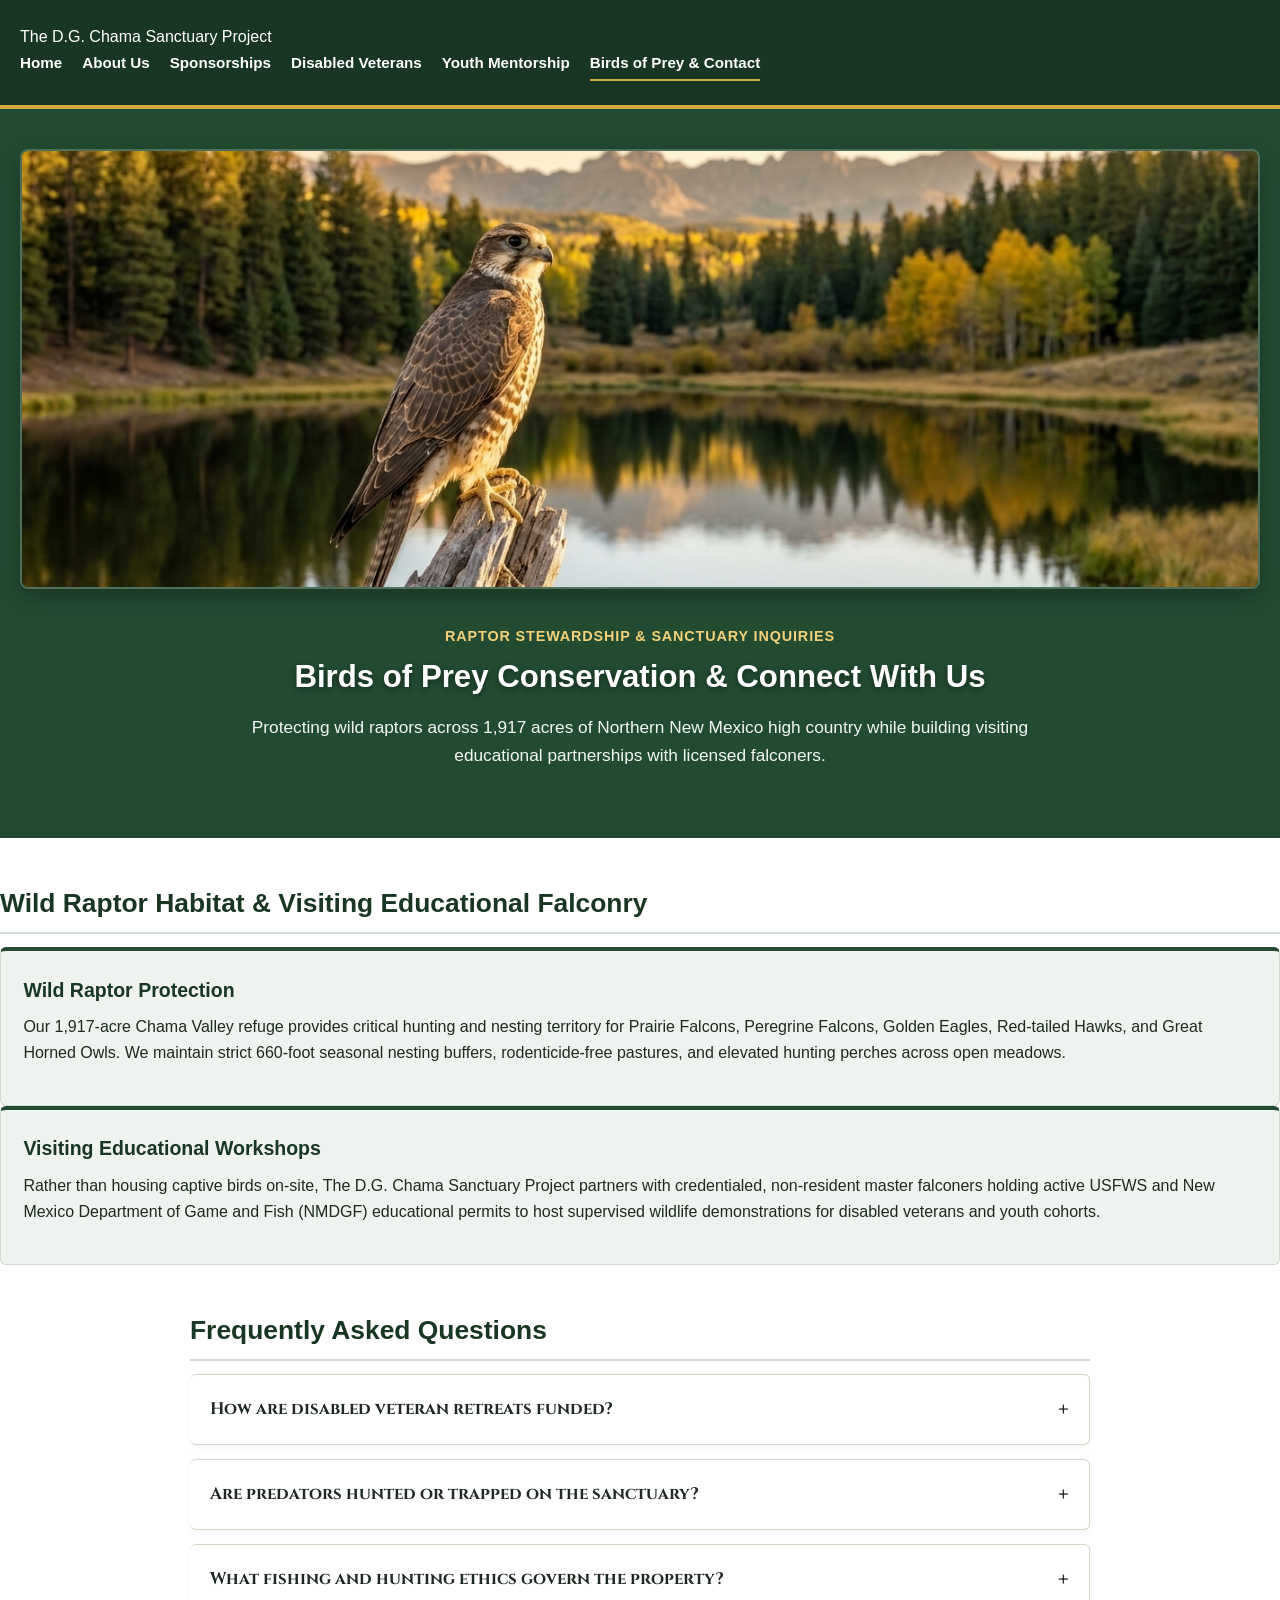
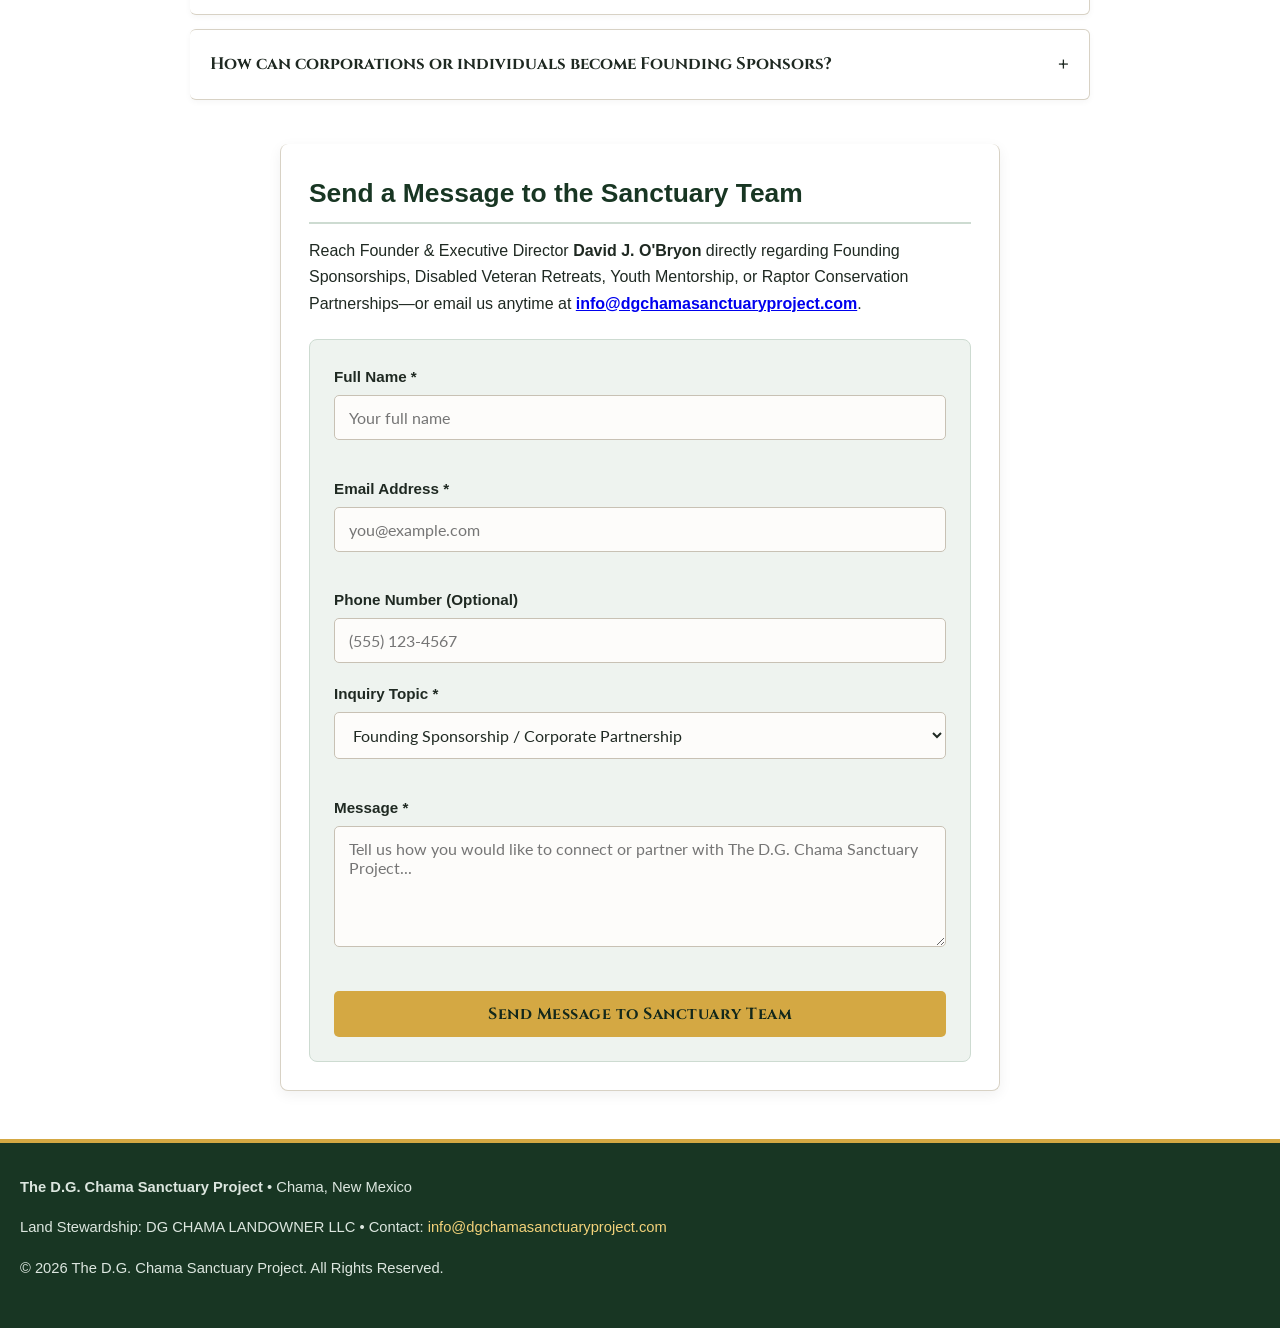
<file: raptors-contact.html>
<!DOCTYPE html>
<html lang="en">
<head>
  <meta charset="UTF-8" />
  <meta name="viewport" content="width=device-width, initial-scale=1.0" />
  <title>Birds of Prey &amp; Contact | The D.G. Chama Sanctuary Project</title>
  <link href="https://fonts.googleapis.com/css2?family=Cinzel:wght@600;700&family=Lato:wght@400;700&display=swap" rel="stylesheet" />
  <link rel="stylesheet" href="style.css" />
  <style>
    .faq-wrap { max-width: 900px; margin: 0 auto; }
    details.faq-item {
      background: var(--white);
      border: 1px solid #d8d2c5;
      border-left: 5px solid var(--gold);
      border-radius: 6px;
      margin-bottom: 14px;
      padding: 16px 20px;
      box-shadow: 0 2px 6px rgba(0,0,0,0.04);
    }
    details.faq-item summary {
      font-family: 'Cinzel', Georgia, serif;
      font-weight: 700;
      font-size: 1.05rem;
      color: var(--forest);
      cursor: pointer;
      list-style: none;
      display: flex;
      justify-content: space-between;
      align-items: center;
    }
    details.faq-item summary::-webkit-details-marker { display: none; }
    details.faq-item summary::after {
      content: "+";
      font-size: 1.4rem;
      color: var(--gold);
      font-weight: 700;
      margin-left: 12px;
    }
    details.faq-item[open] summary::after { content: "−"; }
    details.faq-item p { margin: 12px 0 0; color: var(--text); line-height: 1.65; }

    .contact-form-card {
      max-width: 720px;
      margin: 0 auto;
      background: var(--white);
      border: 1px solid #d8d2c5;
      border-top: 5px solid var(--forest);
      border-radius: 8px;
      padding: 28px;
      box-shadow: 0 4px 14px rgba(0,0,0,0.06);
    }
    .form-group { margin-bottom: 18px; }
    .form-group label {
      display: block;
      font-weight: 700;
      color: var(--forest);
      margin-bottom: 6px;
      font-size: 0.95rem;
    }
    .form-group input,
    .form-group select,
    .form-group textarea {
      width: 100%;
      padding: 12px 14px;
      border: 1px solid #c8c1b4;
      border-radius: 5px;
      font-family: 'Lato', sans-serif;
      font-size: 1rem;
      color: var(--text);
      background: #fdfcfa;
      box-sizing: border-box;
    }
    .form-group input:focus,
    .form-group select:focus,
    .form-group textarea:focus {
      outline: none;
      border-color: var(--forest);
      background: #ffffff;
    }
    .btn-submit {
      display: inline-block;
      width: 100%;
      background: var(--forest);
      color: #ffffff;
      font-family: 'Cinzel', Georgia, serif;
      font-weight: 700;
      font-size: 1.05rem;
      letter-spacing: 0.5px;
      padding: 14px 24px;
      border: 2px solid var(--gold);
      border-radius: 5px;
      cursor: pointer;
      transition: background 0.2s ease;
    }
    .btn-submit:hover { background: #143322; }
  </style>
</head>
<body>
  <header class="site-header">
    <div class="container nav-wrap">
      <a href="index.html" class="brand">The D.G. Chama Sanctuary Project</a>
      <nav class="main-nav">
        <a href="index.html">Home</a>
        <a href="about.html">About Us</a>
        <a href="sponsorship.html">Sponsorships</a>
        <a href="veterans.html">Disabled Veterans</a>
        <a href="youth.html">Youth Mentorship</a>
        <a href="raptors-contact.html" class="active">Birds of Prey &amp; Contact</a>
      </nav>
    </div>
  </header>

  <section class="hero">
    <div class="container">
      <img src="images/hero-raptors.jpg" alt="Wild Prairie Falcon perched over a mountain pond at sunrise in Chama, New Mexico" class="hero-photo" />
      <p class="eyebrow">Raptor Stewardship &amp; Sanctuary Inquiries</p>
      <h1>Birds of Prey Conservation &amp; Connect With Us</h1>
      <p class="lead">Protecting wild raptors across 1,917 acres of Northern New Mexico high country while building visiting educational partnerships with licensed falconers.</p>
    </div>
  </section>

  <section class="section">
    <div class="container">
      <h2>Wild Raptor Habitat &amp; Visiting Educational Falconry</h2>
      <div class="grid-2">
        <div class="card">
          <h3>Wild Raptor Protection</h3>
          <p>Our 1,917-acre Chama Valley refuge provides critical hunting and nesting territory for Prairie Falcons, Peregrine Falcons, Golden Eagles, Red-tailed Hawks, and Great Horned Owls. We maintain strict 660-foot seasonal nesting buffers, rodenticide-free pastures, and elevated hunting perches across open meadows.</p>
        </div>
        <div class="card">
          <h3>Visiting Educational Workshops</h3>
          <p>Rather than housing captive birds on-site, The D.G. Chama Sanctuary Project partners with credentialed, non-resident master falconers holding active USFWS and New Mexico Department of Game and Fish (NMDGF) educational permits to host supervised wildlife demonstrations for disabled veterans and youth cohorts.</p>
        </div>
      </div>
    </div>
  </section>

  <section class="section alt-bg">
    <div class="container faq-wrap">
      <h2>Frequently Asked Questions</h2>

      <details class="faq-item">
        <summary>How are disabled veteran retreats funded?</summary>
        <p>Disabled veteran cohorts are funded through Founding Corporate Sponsorships, individual tax-deductible donations, and veteran adaptive outdoor grants—allowing veterans to attend cabin retreats, guided fishing, and mentored hunts at zero or nominal personal cost.</p>
      </details>

      <details class="faq-item">
        <summary>Are predators hunted or trapped on the sanctuary?</summary>
        <p>No. Hunting, snaring, or recreational trapping of bears, mountain lions, coyotes, bobcats, or foxes is strictly prohibited across all 1,917 acres. Staff and guests carry EPA-registered bear spray as the primary first line of defense, and any habituated nuisance wildlife is managed exclusively through non-lethal live capture and relocation by the New Mexico Department of Game and Fish (NMDGF).</p>
      </details>

      <details class="faq-item">
        <summary>What fishing and hunting ethics govern the property?</summary>
        <p>All sanctuary trout waters are barbless, catch-and-release only with sanitized on-site waders to prevent Whirling Disease. Big-game wildlife management hunts are strictly non-motorized, fair-chase, walk-in only, and use 100% lead-free solid copper ammunition.</p>
      </details>

      <details class="faq-item">
        <summary>How can corporations or individuals become Founding Sponsors?</summary>
        <p>Organizations and individuals can support our mission through Trailhead ($2,500), Steward ($10,000), Conservation Patron ($25,000+), or Corporate Cabin Naming Rights ($50,000) sponsorships. Use the contact form below or email info@dgchamasanctuaryproject.com to request our Sponsorship Prospectus.</p>
      </details>
    </div>
  </section>

  <section class="section" id="contact">
    <div class="container">
      <div class="contact-form-card">
        <h2 style="margin-top:0;">Send a Message to the Sanctuary Team</h2>
        <p style="margin-bottom:22px;">Reach Founder &amp; Executive Director <strong>David J. O'Bryon</strong> directly regarding Founding Sponsorships, Disabled Veteran Retreats, Youth Mentorship, or Raptor Conservation Partnerships—or email us anytime at <a href="mailto:info@dgchamasanctuaryproject.com"><strong>info@dgchamasanctuaryproject.com</strong></a>.</p>

        <form action="https://formspree.io/f/mjywleak" method="POST">
          <input type="text" name="_gotcha" style="display:none" />
          <input type="hidden" name="_subject" value="New Inquiry — The D.G. Chama Sanctuary Project" />

          <div class="form-group">
            <label for="name">Full Name *</label>
            <input type="text" id="name" name="name" placeholder="Your full name" required />
          </div>

          <div class="form-group">
            <label for="email">Email Address *</label>
            <input type="email" id="email" name="email" placeholder="you@example.com" required />
          </div>

          <div class="form-group">
            <label for="phone">Phone Number (Optional)</label>
            <input type="tel" id="phone" name="phone" placeholder="(555) 123-4567" />
          </div>

          <div class="form-group">
            <label for="topic">Inquiry Topic *</label>
            <select id="topic" name="topic" required>
              <option value="Founding Sponsorship / Corporate Partnership">Founding Sponsorship / Corporate Partnership</option>
              <option value="Disabled Veteran Retreat Program">Disabled Veteran Retreat Program</option>
              <option value="Single-Parent &amp; Youth Mentorship">Single-Parent &amp; Youth Mentorship</option>
              <option value="Birds of Prey &amp; Conservation Partnership">Birds of Prey &amp; Conservation Partnership</option>
              <option value="General Sanctuary Inquiry">General Sanctuary Inquiry</option>
            </select>
          </div>

          <div class="form-group">
            <label for="message">Message *</label>
            <textarea id="message" name="message" rows="5" placeholder="Tell us how you would like to connect or partner with The D.G. Chama Sanctuary Project..." required></textarea>
          </div>

          <button type="submit" class="btn-submit">Send Message to Sanctuary Team</button>
        </form>
      </div>
    </div>
  </section>

  <footer class="site-footer">
    <div class="container">
      <p><strong>The D.G. Chama Sanctuary Project</strong> • Chama, New Mexico</p>
      <p>Land Stewardship: DG CHAMA LANDOWNER LLC • Contact: <a href="mailto:info@dgchamasanctuaryproject.com">info@dgchamasanctuaryproject.com</a></p>
      <p>&copy; 2026 The D.G. Chama Sanctuary Project. All Rights Reserved.</p>
    </div>
  </footer>
</body>
</html>
</file>
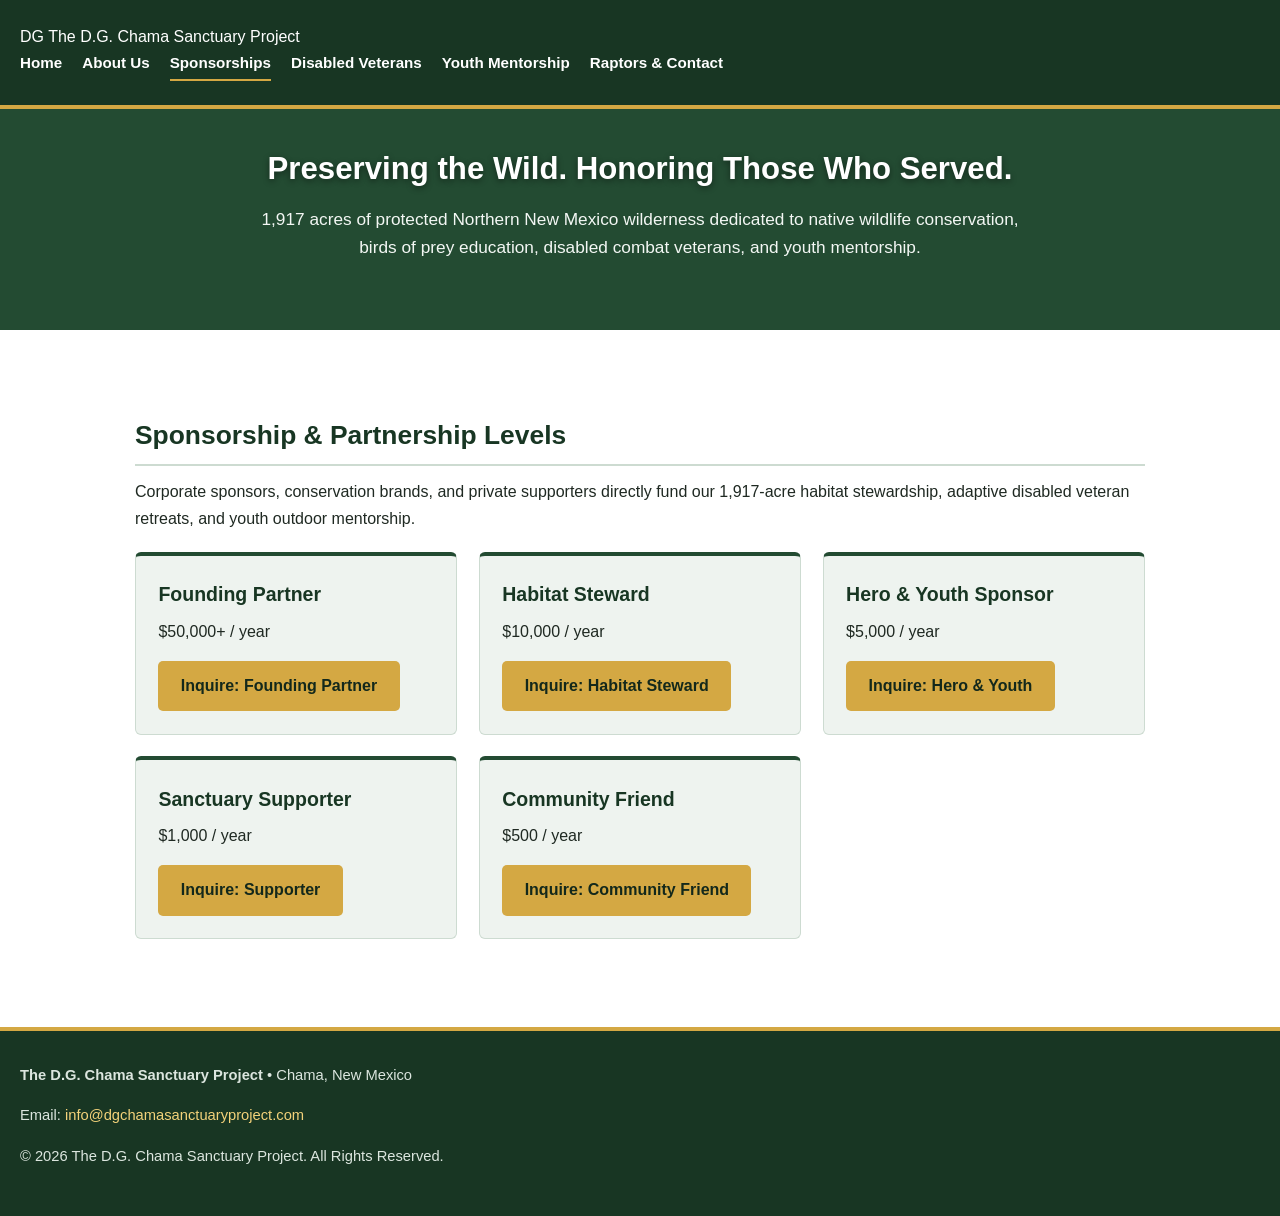
<file: sponsorship.html>
<!DOCTYPE html>
<html lang="en">
<head>
  <meta charset="UTF-8" />
  <meta name="viewport" content="width=device-width, initial-scale=1.0" />
  <title>Sponsorship Opportunities | The D.G. Chama Sanctuary Project</title>
  <link rel="stylesheet" href="style.css" />
</head>
<body>
  <header>
    <div class="container nav-bar">
      <a href="index.html" class="brand">
        <span class="brand-badge">DG</span>
        <span>The D.G. Chama Sanctuary Project</span>
      </a>
      <nav>
        <a href="index.html">Home</a>
        <a href="about.html">About Us</a>
        <a href="sponsorship.html" class="active">Sponsorships</a>
        <a href="veterans.html">Disabled Veterans</a>
        <a href="youth.html">Youth Mentorship</a>
        <a href="raptors-contact.html">Raptors &amp; Contact</a>
      </nav>
    </div>
  </header>

  <section class="hero">
    <div class="container">
      <h1>Preserving the Wild. Honoring Those Who Served.</h1>
      <p>1,917 acres of protected Northern New Mexico wilderness dedicated to native wildlife conservation, birds of prey education, disabled combat veterans, and youth mentorship.</p>
    </div>
  </section>

  <main class="container section">
    <div class="section-header">
      <h2>Sponsorship &amp; Partnership Levels</h2>
      <p>Corporate sponsors, conservation brands, and private supporters directly fund our 1,917-acre habitat stewardship, adaptive disabled veteran retreats, and youth outdoor mentorship.</p>
    </div>

    <div class="grid">
      <article class="card">
        <h3>Founding Partner</h3>
        <p class="price">$50,000+ / year</p>
        <a href="raptors-contact.html" class="btn btn-gold">Inquire: Founding Partner</a>
      </article>

      <article class="card">
        <h3>Habitat Steward</h3>
        <p class="price">$10,000 / year</p>
        <a href="raptors-contact.html" class="btn btn-gold">Inquire: Habitat Steward</a>
      </article>

      <article class="card">
        <h3>Hero &amp; Youth Sponsor</h3>
        <p class="price">$5,000 / year</p>
        <a href="raptors-contact.html" class="btn btn-gold">Inquire: Hero &amp; Youth</a>
      </article>

      <article class="card">
        <h3>Sanctuary Supporter</h3>
        <p class="price">$1,000 / year</p>
        <a href="raptors-contact.html" class="btn btn-gold">Inquire: Supporter</a>
      </article>

      <article class="card">
        <h3>Community Friend</h3>
        <p class="price">$500 / year</p>
        <a href="raptors-contact.html" class="btn btn-gold">Inquire: Community Friend</a>
      </article>
    </div>
  </main>

  <footer>
    <div class="container">
      <p><strong>The D.G. Chama Sanctuary Project</strong> &bull; Chama, New Mexico</p>
      <p>Email: <a href="mailto:info@dgchamasanctuaryproject.com">info@dgchamasanctuaryproject.com</a></p>
      <p>&copy; 2026 The D.G. Chama Sanctuary Project. All Rights Reserved.</p>
    </div>
  </footer>
</body>
</html>
</file>
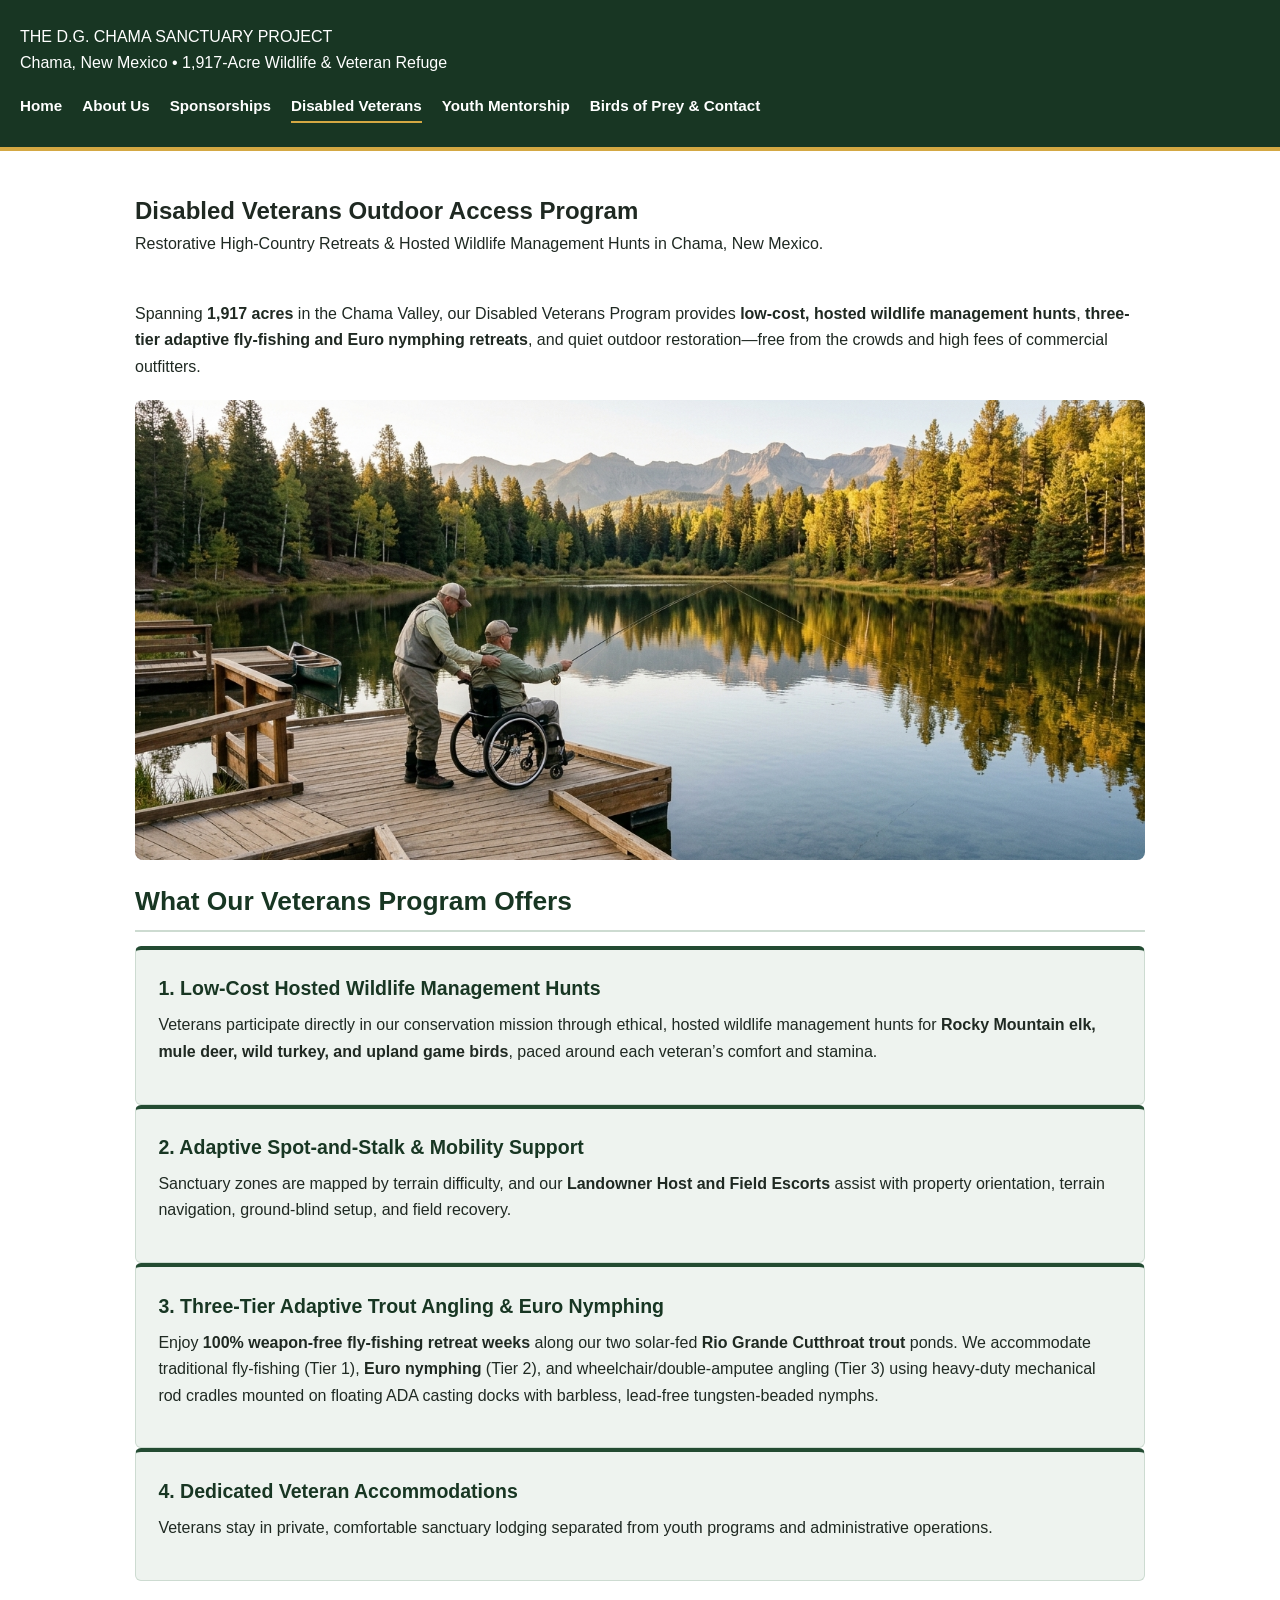
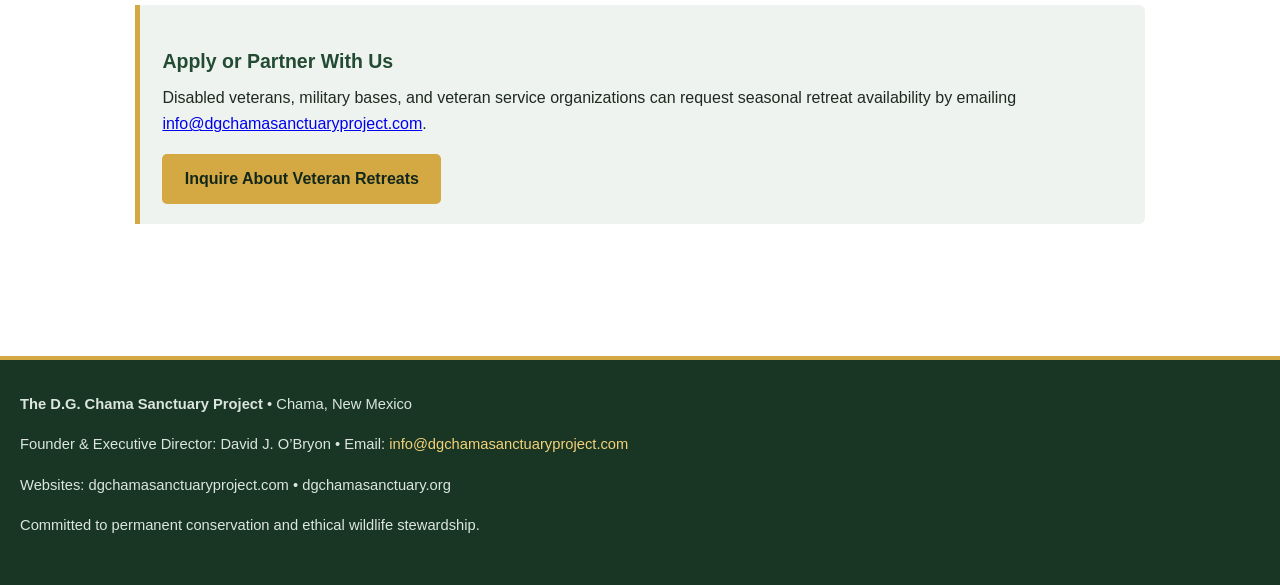
<file: veterans.html>
<!DOCTYPE html>
<html lang="en">
<head>
  <meta charset="UTF-8">
  <meta name="viewport" content="width=device-width, initial-scale=1.0">
  <title>Disabled Veterans Program | The D.G. Chama Sanctuary Project</title>
  <link rel="stylesheet" href="style.css">
</head>
<body>
<header class="site-header">
  <div class="container">
    <div class="brand">
      <a href="index.html">THE D.G. CHAMA SANCTUARY PROJECT</a>
      <p class="tagline">Chama, New Mexico &bull; 1,917-Acre Wildlife &amp; Veteran Refuge</p>
    </div>
    <nav class="main-nav">
      <a href="index.html">Home</a>
      <a href="about.html">About Us</a>
      <a href="sponsorship.html">Sponsorships</a>
      <a href="veterans.html" class="active">Disabled Veterans</a>
      <a href="youth.html">Youth Mentorship</a>
      <a href="raptors-contact.html">Birds of Prey &amp; Contact</a>
    </nav>
  </div>
</header>
<main>
<section class="page-header">
  <div class="container">
    <h1>Disabled Veterans Outdoor Access Program</h1>
    <p class="lead">Restorative High-Country Retreats &amp; Hosted Wildlife Management Hunts in Chama, New Mexico.</p>
  </div>
</section>

<section class="section">
  <div class="container">
    <p>Spanning <strong>1,917 acres</strong> in the Chama Valley, our Disabled Veterans Program provides <strong>low-cost, hosted wildlife management hunts</strong>, <strong>three-tier adaptive fly-fishing and Euro nymphing retreats</strong>, and quiet outdoor restoration&mdash;free from the crowds and high fees of commercial outfitters.</p>
    <img src="images/hero-veterans.jpg" alt="Veterans fly-fishing from an accessible wooden dock on a calm mountain pond" style="width:100%; max-height:460px; object-fit:cover; border-radius:8px; margin:20px 0; display:block;">

    <h2>What Our Veterans Program Offers</h2>
    <div class="grid-2">
      <div class="card">
        <h3>1. Low-Cost Hosted Wildlife Management Hunts</h3>
        <p>Veterans participate directly in our conservation mission through ethical, hosted wildlife management hunts for <strong>Rocky Mountain elk, mule deer, wild turkey, and upland game birds</strong>, paced around each veteran&rsquo;s comfort and stamina.</p>
      </div>
      <div class="card">
        <h3>2. Adaptive Spot-and-Stalk &amp; Mobility Support</h3>
        <p>Sanctuary zones are mapped by terrain difficulty, and our <strong>Landowner Host and Field Escorts</strong> assist with property orientation, terrain navigation, ground-blind setup, and field recovery.</p>
      </div>
      <div class="card">
        <h3>3. Three-Tier Adaptive Trout Angling &amp; Euro Nymphing</h3>
        <p>Enjoy <strong>100% weapon-free fly-fishing retreat weeks</strong> along our two solar-fed <strong>Rio Grande Cutthroat trout</strong> ponds. We accommodate traditional fly-fishing (Tier 1), <strong>Euro nymphing</strong> (Tier 2), and wheelchair/double-amputee angling (Tier 3) using heavy-duty mechanical rod cradles mounted on floating ADA casting docks with barbless, lead-free tungsten-beaded nymphs.</p>
      </div>
      <div class="card">
        <h3>4. Dedicated Veteran Accommodations</h3>
        <p>Veterans stay in private, comfortable sanctuary lodging separated from youth programs and administrative operations.</p>
      </div>
    </div>

    <div class="callout">
      <h3>Apply or Partner With Us</h3>
      <p>Disabled veterans, military bases, and veteran service organizations can request seasonal retreat availability by emailing <a href="mailto:info@dgchamasanctuaryproject.com">info@dgchamasanctuaryproject.com</a>.</p>
      <a href="raptors-contact.html#contact" class="btn btn-primary">Inquire About Veteran Retreats</a>
    </div>
  </div>
</section>
</main>
<footer class="site-footer">
  <div class="container">
    <p><strong>The D.G. Chama Sanctuary Project</strong> &bull; Chama, New Mexico</p>
    <p>Founder &amp; Executive Director: David J. O&rsquo;Bryon &bull; Email: <a href="mailto:info@dgchamasanctuaryproject.com">info@dgchamasanctuaryproject.com</a></p>
    <p>Websites: dgchamasanctuaryproject.com &bull; dgchamasanctuary.org</p>
    <p class="copyright">Committed to permanent conservation and ethical wildlife stewardship.</p>
  </div>
</footer>
</body>
</html>
</file>
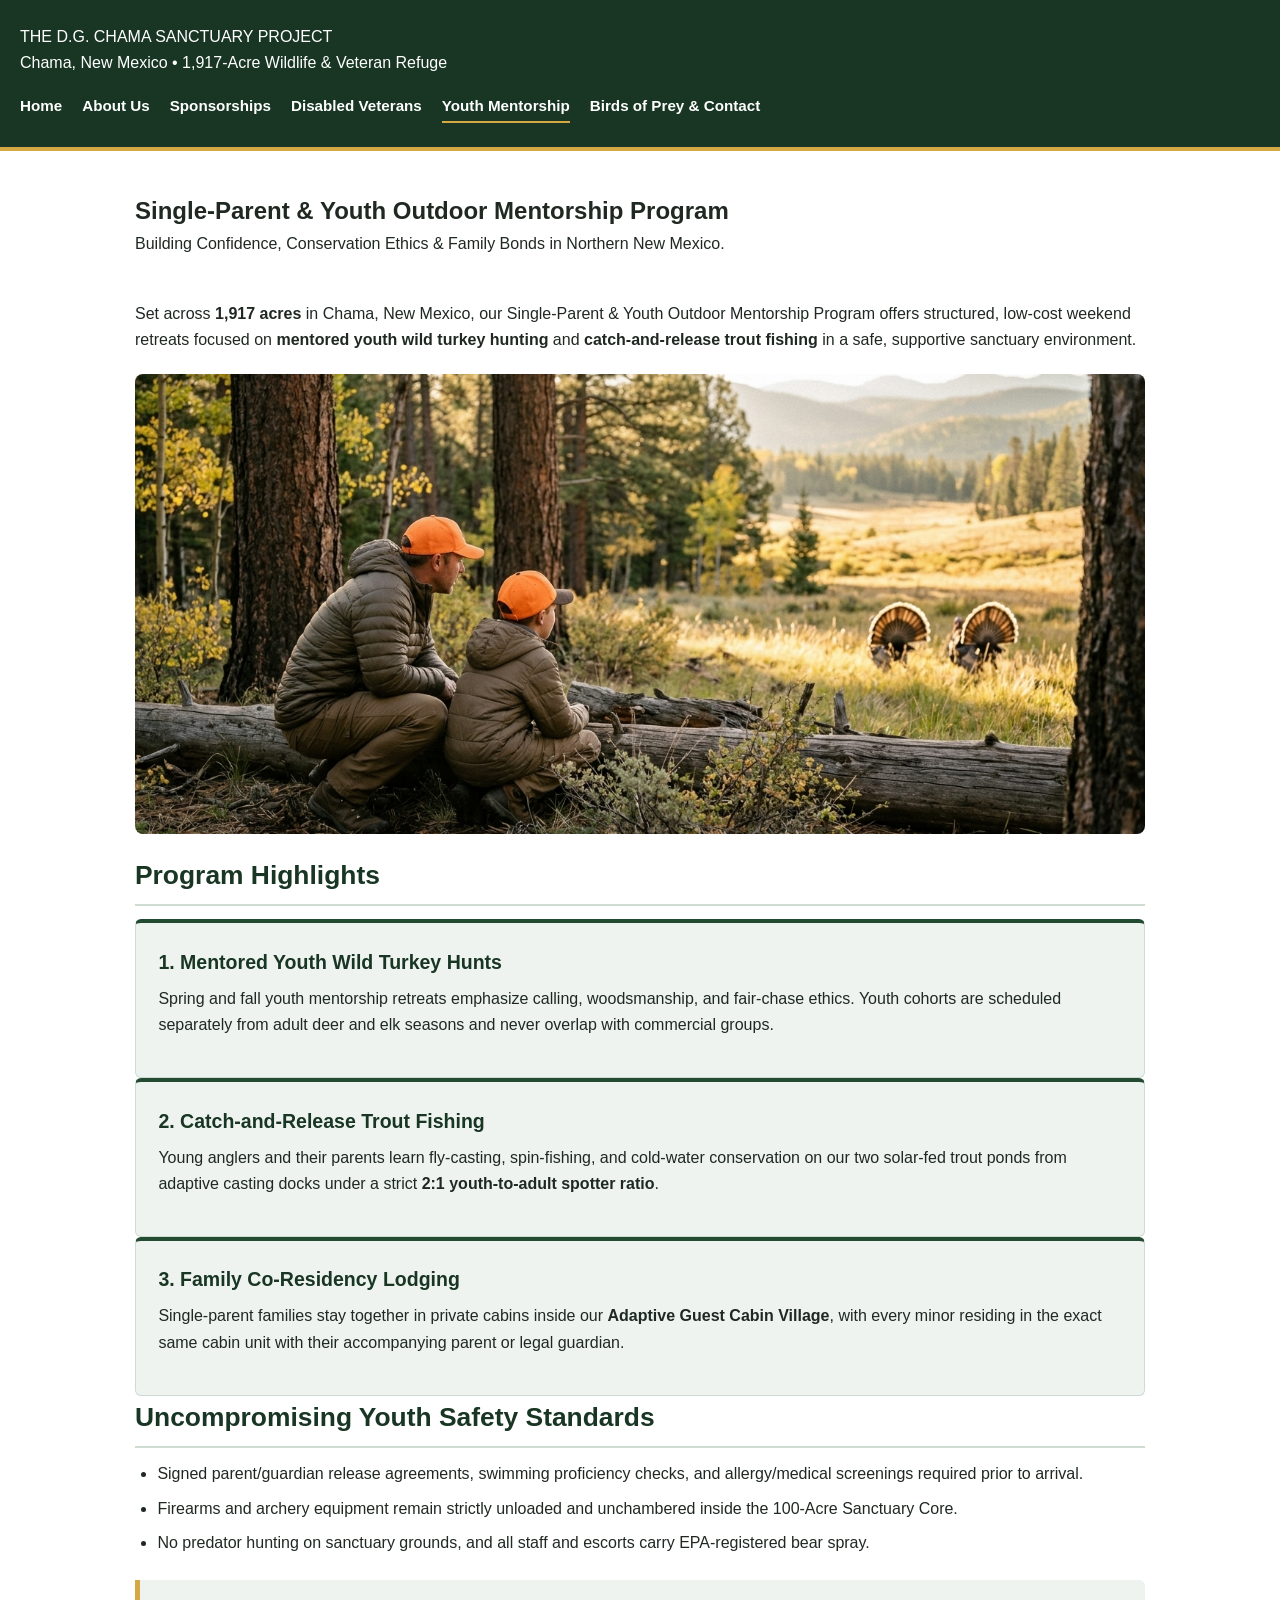
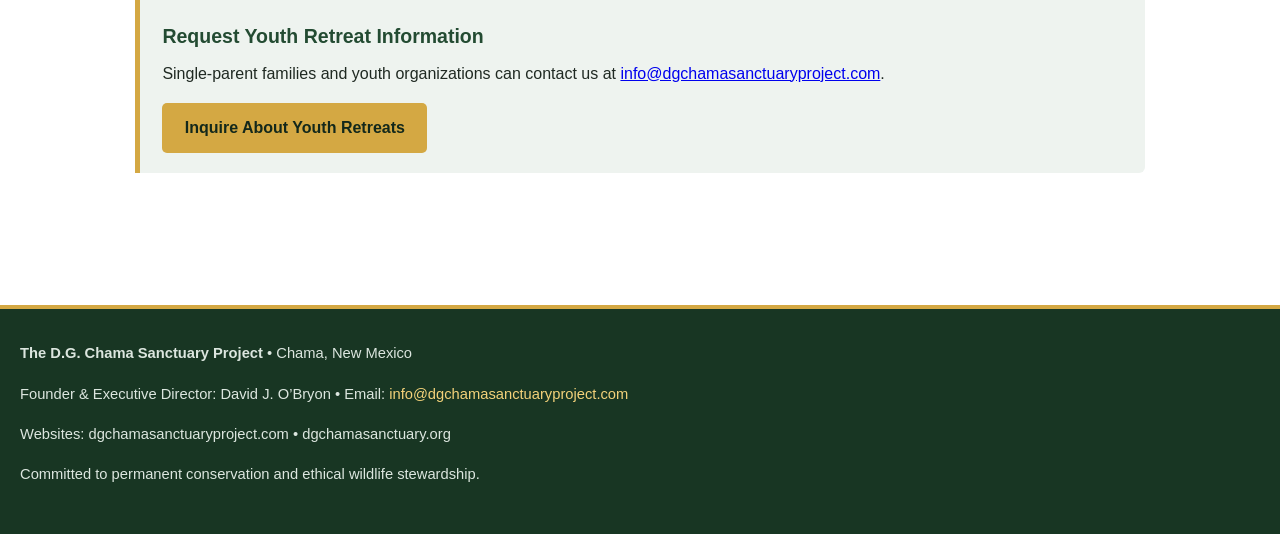
<file: youth.html>
<!DOCTYPE html>
<html lang="en">
<head>
  <meta charset="UTF-8">
  <meta name="viewport" content="width=device-width, initial-scale=1.0">
  <title>Youth Mentorship | The D.G. Chama Sanctuary Project</title>
  <link rel="stylesheet" href="style.css">
</head>
<body>
<header class="site-header">
  <div class="container">
    <div class="brand">
      <a href="index.html">THE D.G. CHAMA SANCTUARY PROJECT</a>
      <p class="tagline">Chama, New Mexico &bull; 1,917-Acre Wildlife &amp; Veteran Refuge</p>
    </div>
    <nav class="main-nav">
      <a href="index.html">Home</a>
      <a href="about.html">About Us</a>
      <a href="sponsorship.html">Sponsorships</a>
      <a href="veterans.html">Disabled Veterans</a>
      <a href="youth.html" class="active">Youth Mentorship</a>
      <a href="raptors-contact.html">Birds of Prey &amp; Contact</a>
    </nav>
  </div>
</header>
<main>
<section class="page-header">
  <div class="container">
    <h1>Single-Parent &amp; Youth Outdoor Mentorship Program</h1>
    <p class="lead">Building Confidence, Conservation Ethics &amp; Family Bonds in Northern New Mexico.</p>
  </div>
</section>

<section class="section">
  <div class="container">
    <p>Set across <strong>1,917 acres</strong> in Chama, New Mexico, our Single-Parent &amp; Youth Outdoor Mentorship Program offers structured, low-cost weekend retreats focused on <strong>mentored youth wild turkey hunting</strong> and <strong>catch-and-release trout fishing</strong> in a safe, supportive sanctuary environment.</p>
    <img src="images/hero-youth.jpg" alt="Parent and youth crouched beside a log in ponderosa pines observing wild Merriam's turkeys" style="width:100%; max-height:460px; object-fit:cover; border-radius:8px; margin:20px 0; display:block;">

    <h2>Program Highlights</h2>
    <div class="grid-3">
      <div class="card">
        <h3>1. Mentored Youth Wild Turkey Hunts</h3>
        <p>Spring and fall youth mentorship retreats emphasize calling, woodsmanship, and fair-chase ethics. Youth cohorts are scheduled separately from adult deer and elk seasons and never overlap with commercial groups.</p>
      </div>
      <div class="card">
        <h3>2. Catch-and-Release Trout Fishing</h3>
        <p>Young anglers and their parents learn fly-casting, spin-fishing, and cold-water conservation on our two solar-fed trout ponds from adaptive casting docks under a strict <strong>2:1 youth-to-adult spotter ratio</strong>.</p>
      </div>
      <div class="card">
        <h3>3. Family Co-Residency Lodging</h3>
        <p>Single-parent families stay together in private cabins inside our <strong>Adaptive Guest Cabin Village</strong>, with every minor residing in the exact same cabin unit with their accompanying parent or legal guardian.</p>
      </div>
    </div>

    <h2>Uncompromising Youth Safety Standards</h2>
    <ul class="ethics-list">
      <li>Signed parent/guardian release agreements, swimming proficiency checks, and allergy/medical screenings required prior to arrival.</li>
      <li>Firearms and archery equipment remain strictly unloaded and unchambered inside the 100-Acre Sanctuary Core.</li>
      <li>No predator hunting on sanctuary grounds, and all staff and escorts carry EPA-registered bear spray.</li>
    </ul>

    <div class="callout">
      <h3>Request Youth Retreat Information</h3>
      <p>Single-parent families and youth organizations can contact us at <a href="mailto:info@dgchamasanctuaryproject.com">info@dgchamasanctuaryproject.com</a>.</p>
      <a href="raptors-contact.html#contact" class="btn btn-primary">Inquire About Youth Retreats</a>
    </div>
  </div>
</section>
</main>
<footer class="site-footer">
  <div class="container">
    <p><strong>The D.G. Chama Sanctuary Project</strong> &bull; Chama, New Mexico</p>
    <p>Founder &amp; Executive Director: David J. O&rsquo;Bryon &bull; Email: <a href="mailto:info@dgchamasanctuaryproject.com">info@dgchamasanctuaryproject.com</a></p>
    <p>Websites: dgchamasanctuaryproject.com &bull; dgchamasanctuary.org</p>
    <p class="copyright">Committed to permanent conservation and ethical wildlife stewardship.</p>
  </div>
</footer>
</body>
</html>
</file>
<file: style.css>
/* The D.G. Chama Sanctuary Project - Outdoor Conservation Stylesheet */

:root {
  --forest-dark: #183623;
  --forest-mid: #234b32;
  --sage-light: #eef3ef;
  --sage-border: #cddbd1;
  --gold-accent: #d4a843;
  --gold-light: #f3d27a;
  --text-dark: #1f2922;
  --text-muted: #4a5a50;
  --white: #ffffff;
}

* {
  box-sizing: border-box;
  margin: 0;
  padding: 0;
}

body {
  font-family: -apple-system, BlinkMacSystemFont, "Segoe UI", Roboto, Helvetica, Arial, sans-serif;
  line-height: 1.65;
  color: var(--text-dark);
  background-color: var(--white);
}

/* Header & Navigation */
header {
  background-color: var(--forest-dark);
  color: var(--white);
  padding: 1.5rem 1.25rem;
  border-bottom: 4px solid var(--gold-accent);
}

.header-container {
  max-width: 1100px;
  margin: 0 auto;
}

.site-title {
  font-size: 1.65rem;
  font-weight: 800;
  letter-spacing: 0.04em;
  text-transform: uppercase;
  color: var(--white);
  margin-bottom: 0.25rem;
}

.site-tagline {
  font-size: 0.95rem;
  color: #dce6df;
  margin-bottom: 1rem;
}

nav {
  display: flex;
  flex-wrap: wrap;
  gap: 0.85rem 1.25rem;
}

nav a {
  color: #e8efe9;
  text-decoration: none;
  font-weight: 600;
  font-size: 0.95rem;
  padding-bottom: 0.2rem;
  border-bottom: 2px solid transparent;
  transition: color 0.2s, border-color 0.2s;
}

nav a:hover,
nav a.active {
  color: var(--white);
  border-bottom: 2px solid var(--gold-accent);
}

/* Hero Banner Section */
.hero {
  background-color: var(--forest-mid);
  color: var(--white);
  padding: 2.5rem 1.25rem 3rem;
  text-align: center;
}

.hero-inner {
  max-width: 960px;
  margin: 0 auto;
}

.hero img {
  width: 100%;
  max-height: 440px;
  object-fit: cover;
  border-radius: 8px;
  border: 2px solid rgba(255, 255, 255, 0.2);
  margin-bottom: 1.75rem;
  box-shadow: 0 8px 24px rgba(0, 0, 0, 0.28);
}

/* High-contrast crisp white & warm gold hero typography */
.hero h1,
.hero h2 {
  color: #ffffff !important;
  font-size: 1.95rem;
  font-weight: 800;
  line-height: 1.28;
  margin-bottom: 1rem;
  text-shadow: 0 2px 6px rgba(0, 0, 0, 0.45);
}

.hero .eyebrow,
.hero .subtitle-gold {
  color: var(--gold-light) !important;
  font-weight: 700;
  text-transform: uppercase;
  letter-spacing: 0.06em;
  font-size: 0.9rem;
  margin-bottom: 0.5rem;
}

.hero p {
  color: #f3f7f4 !important;
  font-size: 1.08rem;
  max-width: 780px;
  margin: 0 auto 1.25rem;
}

/* Main Content Containers */
main {
  max-width: 1050px;
  margin: 0 auto;
  padding: 2.5rem 1.25rem;
}

section {
  margin-bottom: 2.75rem;
}

h2 {
  color: var(--forest-dark);
  font-size: 1.65rem;
  margin-bottom: 0.85rem;
  padding-bottom: 0.4rem;
  border-bottom: 2px solid var(--sage-border);
}

h3 {
  color: var(--forest-mid);
  font-size: 1.22rem;
  margin: 1.25rem 0 0.5rem;
}

p {
  margin-bottom: 1rem;
}

ul {
  margin: 0.75rem 0 1.25rem 1.4rem;
}

li {
  margin-bottom: 0.5rem;
}

/* Cards & Grid Layouts */
.grid,
.card-grid,
.pillars-grid {
  display: grid;
  grid-template-columns: repeat(auto-fit, minmax(270px, 1fr));
  gap: 1.35rem;
  margin-top: 1.25rem;
}

.card,
.tier-card,
.pillar-card {
  background-color: var(--sage-light);
  border: 1px solid var(--sage-border);
  border-top: 4px solid var(--forest-mid);
  border-radius: 6px;
  padding: 1.4rem;
}

.tier-card.featured {
  border-top-color: var(--gold-accent);
  background-color: #f7f9f5;
}

.card h3,
.tier-card h3 {
  margin-top: 0;
  color: var(--forest-dark);
}

/* Callout Boxes */
.callout,
.highlight-box {
  background-color: var(--sage-light);
  border-left: 5px solid var(--gold-accent);
  padding: 1.25rem 1.4rem;
  border-radius: 0 6px 6px 0;
  margin: 1.5rem 0;
}

/* Buttons & CTAs */
.btn,
button[type="submit"] {
  display: inline-block;
  background-color: var(--gold-accent);
  color: #13281b;
  font-weight: 700;
  text-decoration: none;
  padding: 0.75rem 1.4rem;
  border-radius: 5px;
  border: none;
  cursor: pointer;
  font-size: 1rem;
  transition: background-color 0.2s, transform 0.1s;
}

.btn:hover,
button[type="submit"]:hover {
  background-color: #e0b653;
}

/* Contact Form */
form {
  background-color: var(--sage-light);
  padding: 1.5rem;
  border-radius: 8px;
  border: 1px solid var(--sage-border);
  max-width: 680px;
}

label {
  display: block;
  font-weight: 700;
  margin-bottom: 0.35rem;
  color: var(--forest-dark);
}

input[type="text"],
input[type="email"],
select,
textarea {
  width: 100%;
  padding: 0.65rem 0.8rem;
  margin-bottom: 1.1rem;
  border: 1px solid #b5c7bb;
  border-radius: 4px;
  font-size: 1rem;
  font-family: inherit;
  background-color: var(--white);
}

/* Footer */
footer {
  background-color: var(--forest-dark);
  color: #dce6df;
  padding: 2rem 1.25rem;
  margin-top: 3rem;
  border-top: 4px solid var(--gold-accent);
  font-size: 0.92rem;
}

.footer-container {
  max-width: 1050px;
  margin: 0 auto;
}

footer a {
  color: var(--gold-light);
  text-decoration: none;
}

footer a:hover {
  text-decoration: underline;
}

@media (max-width: 640px) {
  .site-title {
    font-size: 1.35rem;
  }
  .hero h1,
  .hero h2 {
    font-size: 1.55rem;
  }
}
/* Fix Header Brand Title Color */
header a,
header a:visited,
.brand,
.brand:visited,
.brand span {
  color: #ffffff !important;
  text-decoration: none !important;
}
</file>
